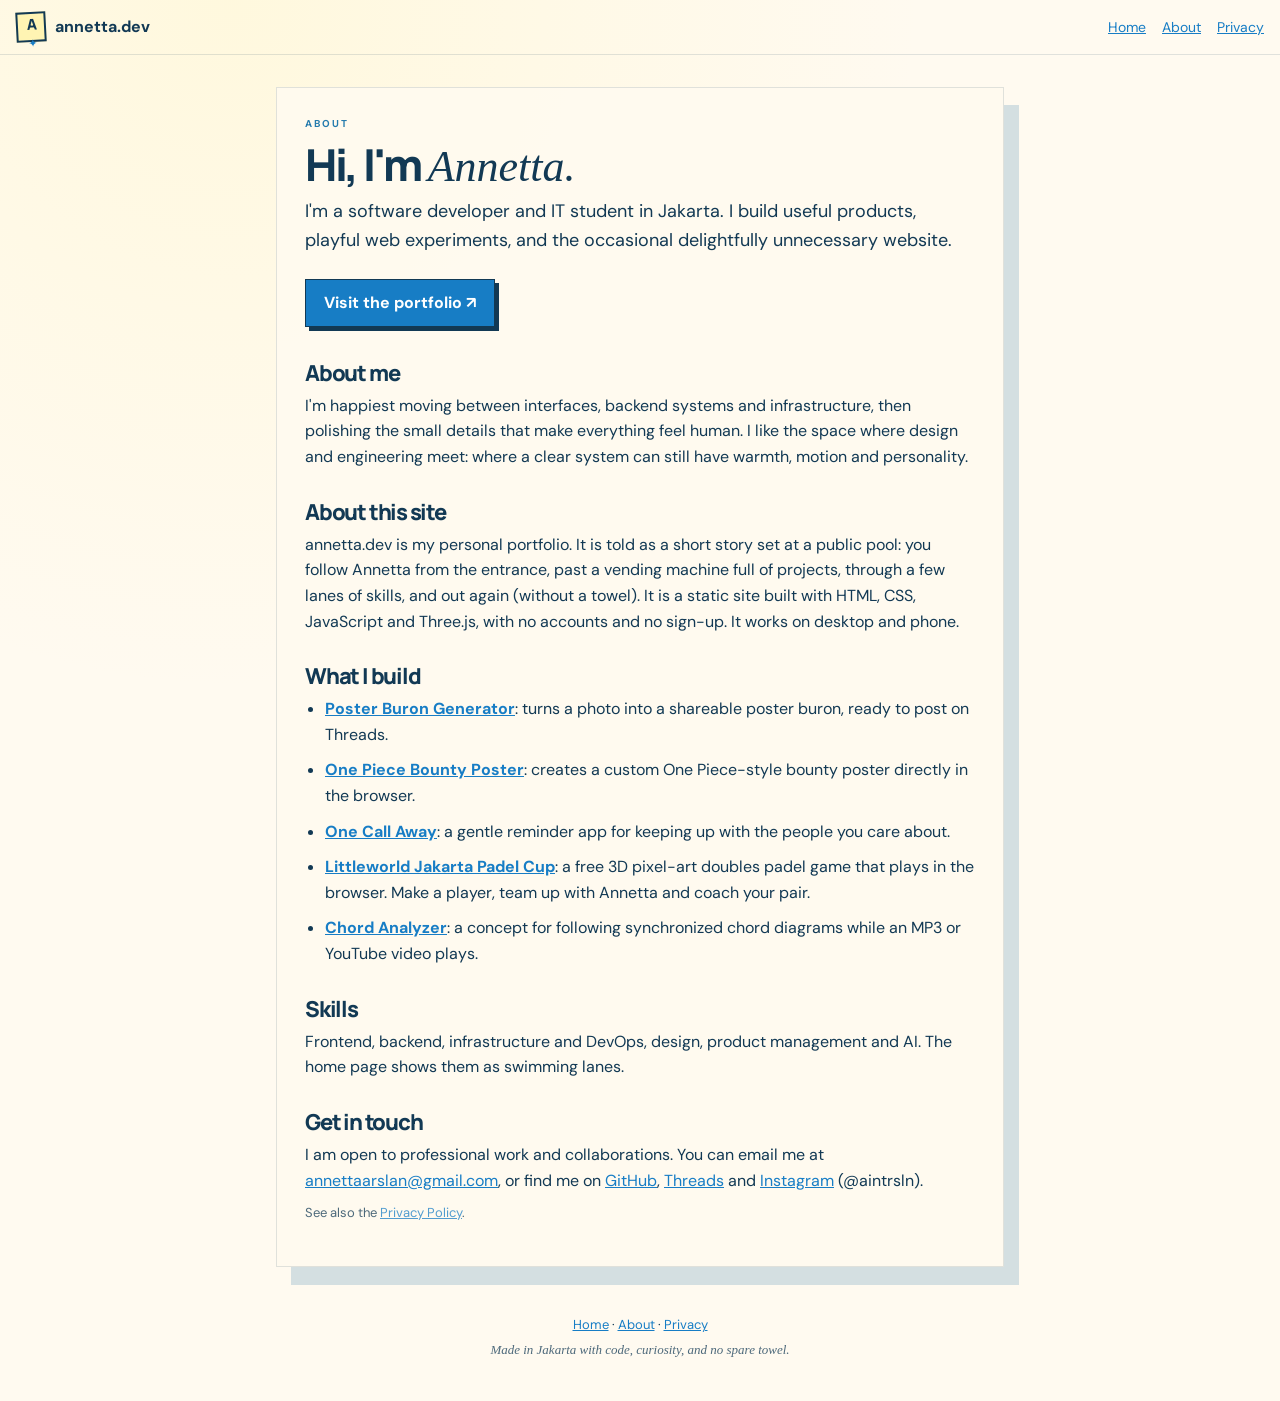
<file: about.html>
<!doctype html>
<html lang="en"><head><meta charset="utf-8">
<meta name="viewport" content="width=device-width,initial-scale=1">
<meta name="theme-color" content="#fffaf0">
<meta name="description" content="About Annetta, a software developer and IT student in Jakarta, and about annetta.dev: what the site is, what she builds, and how to get in touch.">
<title>About - Annetta</title>
<link rel="canonical" href="https://annetta.dev/about">
<link rel="icon" href="data:image/svg+xml,%3Csvg xmlns='http://www.w3.org/2000/svg' viewBox='0 0 32 32'%3E%3Crect x='2' y='2' width='28' height='28' fill='%23fff4b3' stroke='%23123954' stroke-width='3'/%3E%3Ctext x='7' y='23' font-family='Arial,sans-serif' font-weight='800' font-size='19' fill='%23123954'%3EA%3C/text%3E%3C/svg%3E">
<link rel="stylesheet" href="https://fonts.googleapis.com/css2?family=DM+Sans:wght@400;500;700&family=Manrope:wght@700;800&display=swap">
<link rel="stylesheet" href="/legal.css">
<script async src="https://pagead2.googlesyndication.com/pagead/js/adsbygoogle.js?client=ca-pub-1892803619624972" crossorigin="anonymous"></script>
</head><body>
<header class="top">
  <a class="logo" href="/"><b class="mark">A<i>&#10022;</i></b><span>annetta.dev</span></a>
  <nav><a href="/">Home</a><a href="about.html">About</a><a href="privacy.html">Privacy</a></nav>
</header>
<main>
<article>
  <p class="tag">About</p>
  <h1>Hi, I'm <em>Annetta.</em></h1>
  <p class="lede">I'm a software developer and IT student in Jakarta. I build useful products, playful web experiments, and the occasional delightfully unnecessary website.</p>
  <a class="cta" href="/">Visit the portfolio &#8599;</a>

  <h2>About me</h2>
  <p>I'm happiest moving between interfaces, backend systems and infrastructure, then polishing the small details that make everything feel human. I like the space where design and engineering meet: where a clear system can still have warmth, motion and personality.</p>

  <h2>About this site</h2>
  <p>annetta.dev is my personal portfolio. It is told as a short story set at a public pool: you follow Annetta from the entrance, past a vending machine full of projects, through a few lanes of skills, and out again (without a towel). It is a static site built with HTML, CSS, JavaScript and Three.js, with no accounts and no sign-up. It works on desktop and phone.</p>

  <h2>What I build</h2>
  <ul>
    <li><a href="https://posterburon.annetta.dev" rel="noopener noreferrer"><b>Poster Buron Generator</b></a>: turns a photo into a shareable poster buron, ready to post on Threads.</li>
    <li><a href="https://posteronepiece.annetta.dev" rel="noopener noreferrer"><b>One Piece Bounty Poster</b></a>: creates a custom One Piece-style bounty poster directly in the browser.</li>
    <li><a href="https://onecallaway.annetta.dev" rel="noopener noreferrer"><b>One Call Away</b></a>: a gentle reminder app for keeping up with the people you care about.</li>
    <li><a href="https://playpadel.annetta.dev" rel="noopener noreferrer"><b>Littleworld Jakarta Padel Cup</b></a>: a free 3D pixel-art doubles padel game that plays in the browser. Make a player, team up with Annetta and coach your pair.</li>
    <li><a href="https://chord.annetta.dev" rel="noopener noreferrer"><b>Chord Analyzer</b></a>: a concept for following synchronized chord diagrams while an MP3 or YouTube video plays.</li>
  </ul>

  <h2>Skills</h2>
  <p>Frontend, backend, infrastructure and DevOps, design, product management and AI. The home page shows them as swimming lanes.</p>

  <h2>Get in touch</h2>
  <p>I am open to professional work and collaborations. You can email me at <a id="mail" href="/">annetta.dev</a>, or find me on <a href="https://github.com/ant133" rel="noopener noreferrer">GitHub</a>, <a href="https://www.threads.com/@aintrsln" rel="noopener noreferrer">Threads</a> and <a href="https://www.instagram.com/aintrsln/" rel="noopener noreferrer">Instagram</a> (@aintrsln).</p>
  <p class="meta">See also the <a href="privacy.html">Privacy Policy</a>.</p>
</article>
</main>
<footer>
  <p><a href="/">Home</a> &middot; <a href="about.html">About</a> &middot; <a href="privacy.html">Privacy</a></p>
  <p class="it">Made in Jakarta with code, curiosity, and no spare towel.</p>
</footer>
<script>(function(){var a=document.getElementById('mail'),m=['annettaarslan','gmail.com'].join('@');a.href='mailto:'+m;a.textContent=m;})()</script>
</body></html>
</file>
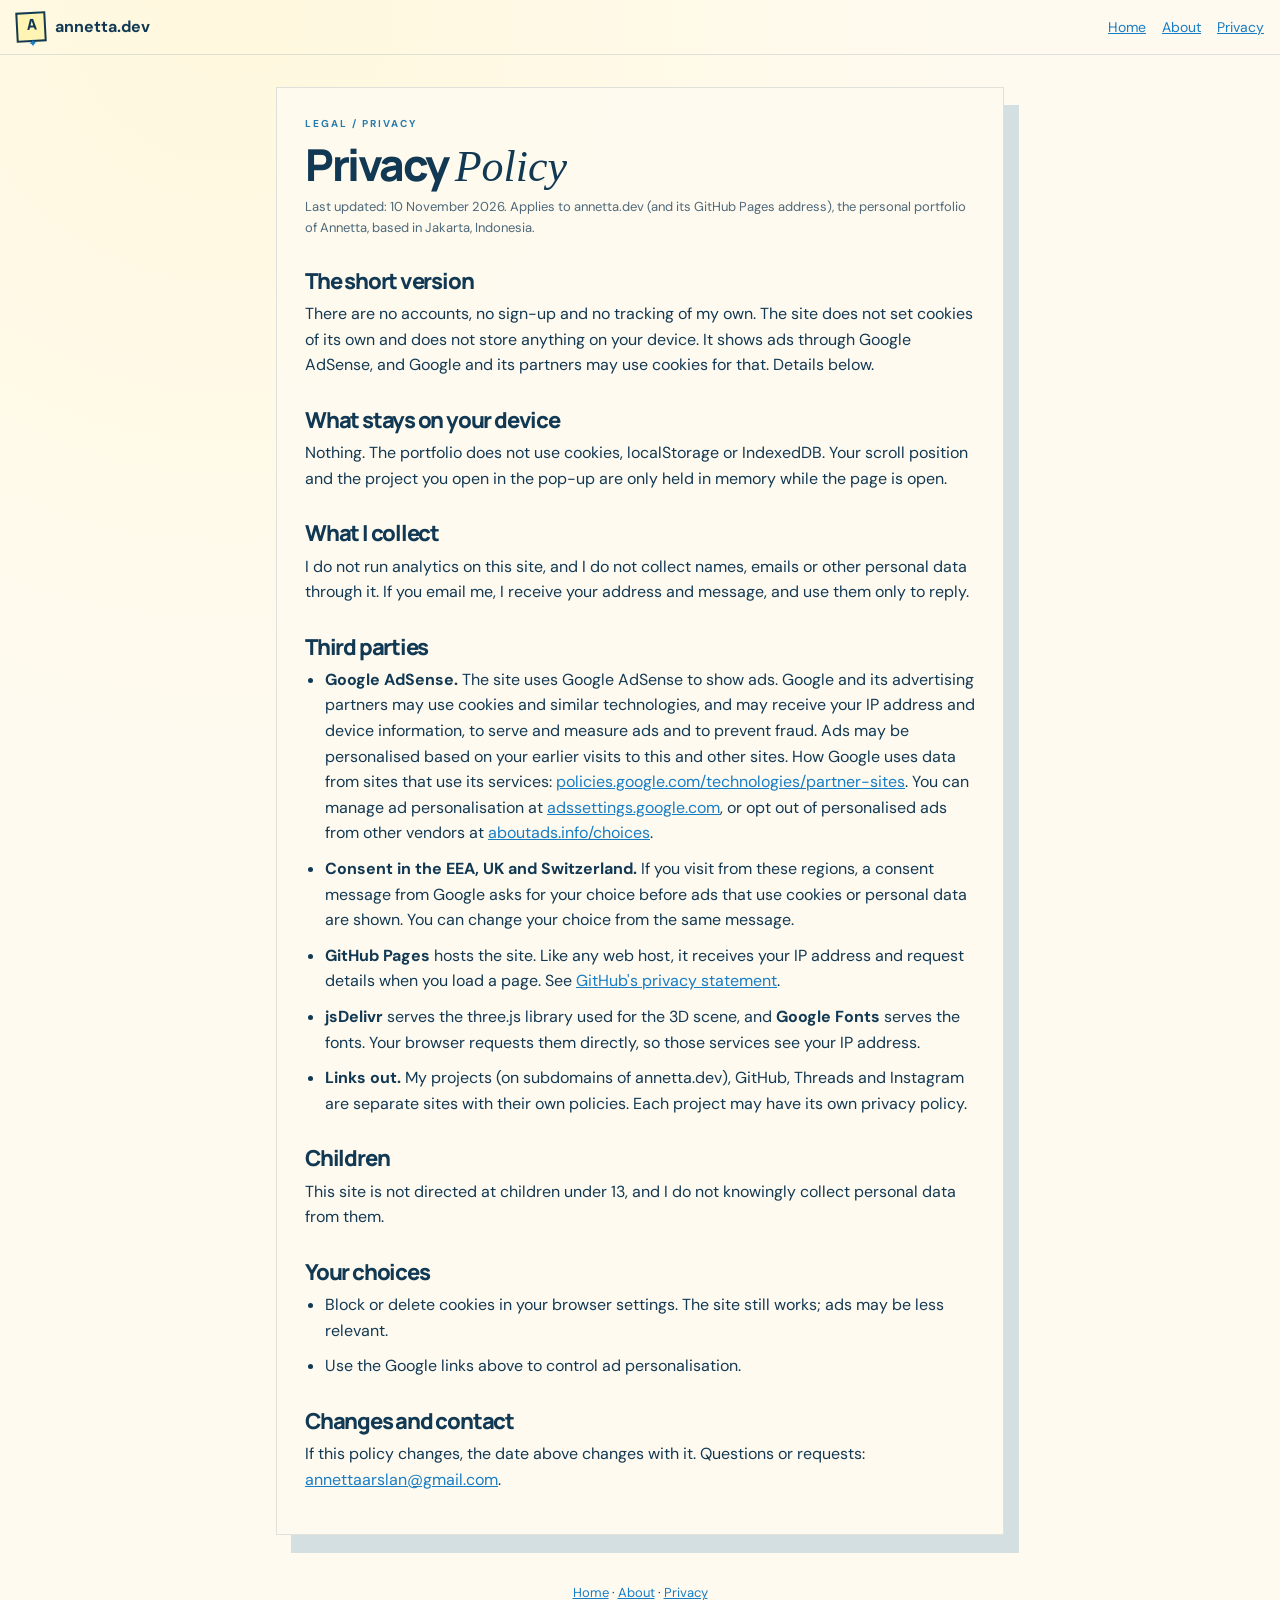
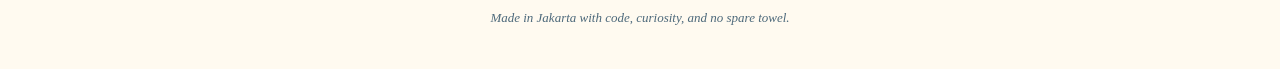
<file: privacy.html>
<!doctype html>
<html lang="en"><head><meta charset="utf-8">
<meta name="viewport" content="width=device-width,initial-scale=1">
<meta name="theme-color" content="#fffaf0">
<meta name="description" content="Privacy Policy for annetta.dev, the portfolio of Annetta: what the site stores, which third parties are involved, and how Google AdSense uses cookies.">
<title>Privacy Policy - Annetta</title>
<link rel="canonical" href="https://annetta.dev/privacy">
<link rel="icon" href="data:image/svg+xml,%3Csvg xmlns='http://www.w3.org/2000/svg' viewBox='0 0 32 32'%3E%3Crect x='2' y='2' width='28' height='28' fill='%23fff4b3' stroke='%23123954' stroke-width='3'/%3E%3Ctext x='7' y='23' font-family='Arial,sans-serif' font-weight='800' font-size='19' fill='%23123954'%3EA%3C/text%3E%3C/svg%3E">
<link rel="stylesheet" href="https://fonts.googleapis.com/css2?family=DM+Sans:wght@400;500;700&family=Manrope:wght@700;800&display=swap">
<link rel="stylesheet" href="/legal.css">
<script async src="https://pagead2.googlesyndication.com/pagead/js/adsbygoogle.js?client=ca-pub-1892803619624972" crossorigin="anonymous"></script>
</head><body>
<header class="top">
  <a class="logo" href="/"><b class="mark">A<i>&#10022;</i></b><span>annetta.dev</span></a>
  <nav><a href="/">Home</a><a href="about.html">About</a><a href="privacy.html">Privacy</a></nav>
</header>
<main>
<article>
  <p class="tag">Legal / Privacy</p>
  <h1>Privacy <em>Policy</em></h1>
  <p class="meta">Last updated: 10 November 2026. Applies to annetta.dev (and its GitHub Pages address), the personal portfolio of Annetta, based in Jakarta, Indonesia.</p>

  <h2>The short version</h2>
  <p>There are no accounts, no sign-up and no tracking of my own. The site does not set cookies of its own and does not store anything on your device. It shows ads through Google AdSense, and Google and its partners may use cookies for that. Details below.</p>

  <h2>What stays on your device</h2>
  <p>Nothing. The portfolio does not use cookies, localStorage or IndexedDB. Your scroll position and the project you open in the pop-up are only held in memory while the page is open.</p>

  <h2>What I collect</h2>
  <p>I do not run analytics on this site, and I do not collect names, emails or other personal data through it. If you email me, I receive your address and message, and use them only to reply.</p>

  <h2>Third parties</h2>
  <ul>
    <li><b>Google AdSense.</b> The site uses Google AdSense to show ads. Google and its advertising partners may use cookies and similar technologies, and may receive your IP address and device information, to serve and measure ads and to prevent fraud. Ads may be personalised based on your earlier visits to this and other sites. How Google uses data from sites that use its services: <a href="https://policies.google.com/technologies/partner-sites" rel="noopener noreferrer">policies.google.com/technologies/partner-sites</a>. You can manage ad personalisation at <a href="https://adssettings.google.com/" rel="noopener noreferrer">adssettings.google.com</a>, or opt out of personalised ads from other vendors at <a href="https://www.aboutads.info/choices/" rel="noopener noreferrer">aboutads.info/choices</a>.</li>
    <li><b>Consent in the EEA, UK and Switzerland.</b> If you visit from these regions, a consent message from Google asks for your choice before ads that use cookies or personal data are shown. You can change your choice from the same message.</li>
    <li><b>GitHub Pages</b> hosts the site. Like any web host, it receives your IP address and request details when you load a page. See <a href="https://docs.github.com/en/site-policy/privacy-policies/github-general-privacy-statement" rel="noopener noreferrer">GitHub's privacy statement</a>.</li>
    <li><b>jsDelivr</b> serves the three.js library used for the 3D scene, and <b>Google Fonts</b> serves the fonts. Your browser requests them directly, so those services see your IP address.</li>
    <li><b>Links out.</b> My projects (on subdomains of annetta.dev), GitHub, Threads and Instagram are separate sites with their own policies. Each project may have its own privacy policy.</li>
  </ul>

  <h2>Children</h2>
  <p>This site is not directed at children under 13, and I do not knowingly collect personal data from them.</p>

  <h2>Your choices</h2>
  <ul>
    <li>Block or delete cookies in your browser settings. The site still works; ads may be less relevant.</li>
    <li>Use the Google links above to control ad personalisation.</li>
  </ul>

  <h2>Changes and contact</h2>
  <p>If this policy changes, the date above changes with it. Questions or requests: <a id="mail" href="/">contact me through annetta.dev</a>.</p>
</article>
</main>
<footer>
  <p><a href="/">Home</a> &middot; <a href="about.html">About</a> &middot; <a href="privacy.html">Privacy</a></p>
  <p class="it">Made in Jakarta with code, curiosity, and no spare towel.</p>
</footer>
<script>(function(){var a=document.getElementById('mail'),m=['annettaarslan','gmail.com'].join('@');a.href='mailto:'+m;a.textContent=m;})()</script>
</body></html>
</file>
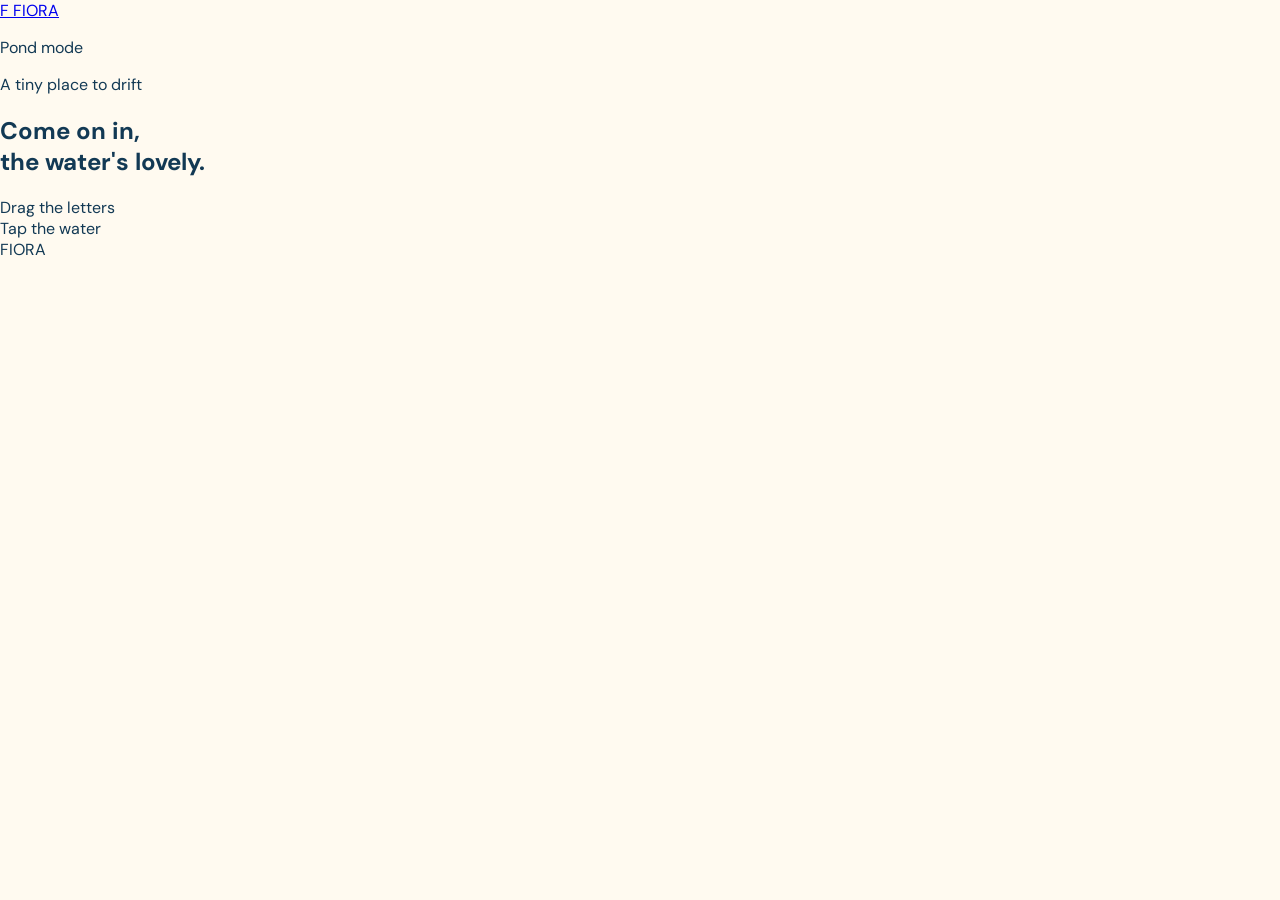
<file: sample.html>
<!doctype html>
<html lang="en">
  <head>
    <meta charset="UTF-8" />
    <meta name="viewport" content="width=device-width, initial-scale=1.0" />
    <meta name="theme-color" content="#d7eef0" />
    <title>FIORA — A little pond to play with</title>
    <link rel="preconnect" href="https://cdn.jsdelivr.net" crossorigin />
    <link rel="stylesheet" href="./styles.css" />
  </head>
  <body>
    <main id="scene" aria-label="An interactive 3D pond with colorful floating letters spelling FIORA">
      <div class="grain" aria-hidden="true"></div>
      <header class="masthead">
        <a class="brand" href="#" aria-label="Fiora home">
          <span class="brand-mark">F</span>
          <span>FIORA</span>
        </a>
        <p class="sound-status"><span class="sound-dot"></span> Pond mode</p>
      </header>

      <section class="intro" aria-hidden="true">
        <p class="eyebrow">A tiny place to drift</p>
        <h1>Come on in,<br />the water's lovely.</h1>
      </section>

      <div id="canvas-wrap"></div>

      <div class="hint" aria-hidden="true">
        <span class="mouse-icon"><i></i></span>
        <span>Drag the letters<br />Tap the water</span>
      </div>

      <div class="loading" id="loading" role="status">
        <div class="loading-word">FIORA</div>
        <div class="loading-line"><i></i></div>
      </div>

      <noscript>This interactive pond needs JavaScript enabled.</noscript>
    </main>
    <script type="module" src="./main.js"></script>
  </body>
</html>
</file>
<file: legal.css>
/* Static pages beside the game (about, privacy). annetta.dev look: cream, ink, hard offset shadow, square corners. */
:root{--ink:#123954;--blue:#177dc5;--cream:#fffaf0;--hl:#fff4b3;--hair:#12395421;--head:Manrope,system-ui,-apple-system,"Segoe UI",sans-serif;--body:"DM Sans",system-ui,-apple-system,"Segoe UI",sans-serif}
*{box-sizing:border-box}
html,body{margin:0;background:var(--cream) radial-gradient(circle at 18% 0,#fff4b34d,transparent 40%);color:var(--ink);font:16px/1.6 var(--body);-webkit-text-size-adjust:100%}
a{color:var(--blue)}
.top{display:flex;align-items:center;gap:14px;padding:12px 16px;border-bottom:1px solid var(--hair)}
.top a.logo{display:flex;align-items:center;gap:9px;text-decoration:none;color:var(--ink);font-weight:700}
.mark{display:grid;place-items:center;width:30px;height:30px;border:2px solid var(--ink);font:800 15px var(--head);letter-spacing:-.06em;background:var(--hl);transform:rotate(-3deg)}
.mark i{font-style:normal;color:var(--blue);font-size:11px;margin-left:1px}
.top nav{margin-left:auto;display:flex;gap:16px;font-size:14px}
main{max-width:760px;margin:32px auto 48px;padding:0 16px}
article{background:#fffaf0f0;border:1px solid var(--hair);box-shadow:15px 18px 0 #1264992e;padding:28px 28px 32px}
.tag{font-size:10px;font-weight:700;letter-spacing:.2em;text-transform:uppercase;color:#257bad;margin:0 0 8px}
h1,h2,h3{font-family:var(--head);font-weight:800;letter-spacing:-.055em;line-height:1.1;margin:0}
h1{font-size:clamp(30px,6vw,44px);margin-bottom:6px}
h1 em,.it{font-family:Georgia,serif;font-style:italic;font-weight:400;letter-spacing:0}
h2{font-size:22px;margin:30px 0 8px}
h3{font-size:16px;margin:18px 0 4px;letter-spacing:-.03em}
p,li{margin:0 0 10px}
ul{padding-left:20px;margin:0 0 10px}
.lede{font-size:18px;margin-bottom:18px}
table{border-collapse:collapse;width:100%;margin:8px 0 14px;font-size:14px}
th,td{border:1px solid var(--hair);padding:6px 10px;text-align:left;vertical-align:top}
th{background:var(--hl)}
kbd{font:600 12px ui-monospace,Consolas,monospace;border:1px solid var(--ink);padding:0 5px;background:var(--cream)}
.cta{display:inline-block;margin:6px 0 4px;padding:10px 18px;border:1px solid var(--ink);background:var(--blue);color:#fff;font-weight:700;text-decoration:none;box-shadow:4px 4px 0 var(--ink)}
.cta:active{transform:translate(2px,2px);box-shadow:2px 2px 0 var(--ink)}
.meta{font-size:13px;opacity:.75}
footer{max-width:760px;margin:0 auto 40px;padding:0 16px;font-size:13px;text-align:center}
footer p{margin:4px 0}
footer .it{opacity:.75}
@media(max-width:520px){article{padding:20px 16px 24px;box-shadow:8px 10px 0 #1264992e}.top nav{gap:10px;font-size:13px}}
</file>
<file: styles.css>
@import url('https://fonts.googleapis.com/css2?family=DM+Sans:wght@400;500;600;700&family=Manrope:wght@500;600;700;800&display=swap');
:root{--ink:#123954;--blue:#177dc5;--cream:#fffaf0;--hero-p:0;--about-p:0;color-scheme:light;font-family:'DM Sans',sans-serif;color:var(--ink);background:var(--cream)}*{box-sizing:border-box}html{scroll-behavior:smooth}body{margin:0;overflow-x:hidden;background:var(--cream)}button,a{font:inherit}button{color:inherit}.visually-hidden{position:absolute!important;width:1px;height:1px;padding:0;margin:-1px;overflow:hidden;clip:rect(0 0 0 0);white-space:nowrap;border:0}.skip-link{position:fixed;z-index:100;top:8px;left:8px;padding:12px 18px;background:white;transform:translateY(-150%)}.skip-link:focus{transform:none}
.loader{position:fixed;inset:0;z-index:90;display:grid;place-content:center;justify-items:center;gap:18px;background:#c9edf2;transition:.5s opacity,.5s visibility}.loader.hidden{opacity:0;visibility:hidden}.loader p{margin:0;font-size:12px;letter-spacing:.12em;text-transform:uppercase}.admission-ticket{width:210px;padding:16px 22px;display:grid;gap:7px;text-align:center;background:#fff9de;border:2px solid var(--ink);border-radius:8px;box-shadow:8px 8px 0 #12395426;animation:float 2s ease-in-out infinite}.admission-ticket strong{font:800 26px Manrope;letter-spacing:.13em}.admission-ticket span,.admission-ticket small{font-size:9px;letter-spacing:.24em}.text-button{border:0;background:none;text-decoration:underline;cursor:pointer}
.site-nav{position:fixed;z-index:40;top:14px;left:50%;width:min(620px,calc(100% - 28px));padding:8px 10px 8px 16px;display:flex;justify-content:space-between;align-items:center;border:1px solid #12395429;border-radius:100px;background:#fffaf0e0;box-shadow:0 8px 30px #1239541a;backdrop-filter:blur(14px);transform:translate(-50%,-140%);transition:.45s transform}.site-nav.visible{transform:translate(-50%,0)}.nav-brand{font:800 18px Manrope!important}.nav-brand span{color:#f39979}.site-nav nav{display:flex;gap:3px}.site-nav a{padding:9px 13px;border-radius:30px;color:var(--ink);font-size:12px;text-decoration:none}.site-nav nav a.active{background:var(--ink);color:white}
.hero{height:170vh;background:#71cce5}.hero-sticky{position:sticky;top:0;height:100vh;overflow:hidden}#canvas-wrap,#canvas-wrap canvas,.hero-fallback,.tile-handoff{position:absolute;inset:0;width:100%;height:100%}#canvas-wrap{z-index:2}.hero-fallback{display:grid;place-items:center;background:radial-gradient(circle at 68% 14%,#ffffffa6,transparent 23%),repeating-radial-gradient(ellipse at 50% 55%,transparent 0 34px,#ffffff2e 36px 38px,transparent 40px 72px),linear-gradient(145deg,#81d6e8,#51b4d8);transition:.5s opacity}.hero-fallback.webgl-ready{opacity:0}.fallback-word{font:800 clamp(45px,12vw,160px) Manrope;color:#fff;text-shadow:0 12px 0 #13699c2e;letter-spacing:.05em}.hero-copy{position:absolute;z-index:5;left:clamp(18px,3.5vw,64px);top:clamp(76px,8vh,96px);width:min(380px,calc(100% - 36px));padding:20px 22px 18px 25px;border:1.5px solid var(--ink);border-radius:2px;background:#fffaf0f2;box-shadow:8px 8px 0 #177dc547;color:var(--ink);transform:rotate(-1deg);opacity:calc(1 - var(--hero-p)*2.5)}.hero-copy::before{content:"";position:absolute;left:10px;top:18px;bottom:18px;width:2px;background:#f07d66b8}.hero-copy::after{content:"";position:absolute;top:-9px;right:34px;width:72px;height:18px;background:#f4d875c9;box-shadow:inset 0 0 0 1px #fff6;transform:rotate(2deg)}.hero-copy h1{position:absolute;width:1px;height:1px;padding:0;overflow:hidden;clip:rect(0,0,0,0);white-space:nowrap;border:0}.hero-copy p{margin:0}.hero-time{display:flex;align-items:center;gap:9px;flex-wrap:wrap;color:#315e75;font-size:9px;font-weight:750;letter-spacing:.17em;text-transform:uppercase}.hero-time span{padding:3px 6px;background:#f07d66;color:#fffaf0;font-size:8px;letter-spacing:.14em}.hero-role{max-width:34ch;margin:11px 0 0!important;color:var(--ink);font-size:clamp(14px,1.1vw,16px);font-weight:650;line-height:1.5}.hero-plan{margin:11px 0 0!important;padding-top:9px;border-top:1px dashed #12395445;color:#257bad;font:italic 400 clamp(13px,1vw,15px)/1.45 Georgia,serif}.skip-intro{position:absolute;z-index:7;right:28px;top:26px;min-height:44px;padding:10px 15px;border:1px solid #ffffff80;border-radius:30px;background:#0e5e8a8c;color:#fff;cursor:pointer}.scroll-cue{position:absolute;z-index:6;bottom:28px;left:50%;display:flex;align-items:center;gap:10px;transform:translateX(-50%);color:#fff;font-size:10px;letter-spacing:.15em;text-transform:uppercase;opacity:calc(1 - var(--hero-p)*3)}.scroll-cue span{width:1px;height:32px;background:white;animation:scroll 1.7s ease-in-out infinite}.tile-handoff{z-index:4;pointer-events:none;background-color:#f8f1df;background-image:linear-gradient(90deg,#ffffff80 1px,transparent 1px),linear-gradient(#ffffff80 1px,transparent 1px),linear-gradient(135deg,#287fc5 25%,#8dc3ec 25% 50%,#f8f1df 50% 75%,#4fa7d9 75%);background-size:72px 72px,72px 72px,288px 288px;opacity:clamp(0,calc((var(--hero-p) - .74)*5),1);transform:perspective(900px) rotateX(calc((1 - var(--hero-p))*28deg)) scale(calc(.78 + var(--hero-p)*.22));transform-origin:center bottom}
.tile-world{background-color:#f8f1df;background-image:linear-gradient(90deg,#ffffff94 2px,transparent 2px),linear-gradient(#ffffff94 2px,transparent 2px),linear-gradient(135deg,#287fc5 25%,#8dc3ec 25% 50%,#f8f1df 50% 75%,#4fa7d9 75%);background-size:72px 72px,72px 72px,288px 288px}.about{position:relative;min-height:100vh;display:grid;place-items:center;overflow:hidden;scroll-margin-top:84px}.about:before{content:'';position:absolute;inset:0;background:#fffaf01f}.about-card{position:relative;z-index:3;width:min(720px,calc(100% - 44px));padding:clamp(28px,5vw,64px);background:#fffaf0f0;border:1px solid #12395421;box-shadow:15px 18px 0 #1264992e;clip-path:inset(0 calc((1 - var(--about-p))*100%) 0 0);transform:translateY(2vh)}.section-tag{margin:0 0 22px;font-size:10px;font-weight:700;letter-spacing:.2em;text-transform:uppercase;color:#257bad}.section-tag.light{color:#fff4b3}.about h2,.section-heading h2{margin:0 0 25px;font:700 clamp(36px,5.5vw,72px)/1.02 Manrope;letter-spacing:-.055em}.about h2 em,.section-heading h2 em{font-family:Georgia,serif;font-weight:400;color:#268cc2}.about-card>p{font-size:clamp(15px,1.5vw,19px);line-height:1.72}.about-meta{display:flex;gap:25px;padding-top:22px;border-top:1px solid #12395426;font-size:12px}.walk-sprite{position:absolute;z-index:12;left:0;top:clamp(48px,8vh,84px);height:min(50vh,420px);width:auto;opacity:0;filter:drop-shadow(10px 14px 2px #12395421);transform:translate3d(var(--walker-x,-50%),0,0) translateX(-50%);transition:opacity .16s ease;pointer-events:none}.walk-sprite.ready.active{opacity:1}.depth-mark{position:absolute;right:5%;bottom:5%;padding:8px 13px;background:#fff9e9;border:2px solid var(--blue);font-weight:800;transform:rotate(-3deg)}
.projects{position:relative;min-height:100vh;overflow:hidden;background:#223c5b;color:#fff}.vending-bg{position:absolute;inset:0;background-position:center;background-size:cover;background-repeat:no-repeat;filter:saturate(.82) brightness(.68)}.vending-bg:after{content:'';position:absolute;inset:0;background:linear-gradient(90deg,#0d1d30c2,transparent 52%,#0d1d3033)}.project-heading{position:absolute;z-index:4;left:67%;right:4%;top:19%;width:auto}.project-heading h2{margin:0;font:700 clamp(42px,6vw,82px)/.95 Manrope;letter-spacing:-.06em}.project-heading>p:last-child{max-width:360px;line-height:1.6;color:#d7e7ef}.vending-character{position:absolute;z-index:5;left:calc(48% + 40px);bottom:-7%;height:min(85vh,880px);width:auto;filter:drop-shadow(16px 20px 18px #09142173);transform:translateX(-50%);animation:characterIdle 4s ease-in-out infinite}.machine-wrap{position:absolute;z-index:3;left:31%;bottom:-4%;height:min(91vh,940px);aspect-ratio:1086/1448;transform:translateX(-50%)}.machine-img{position:absolute;width:100%;height:100%;object-fit:contain;filter:drop-shadow(15px 22px 20px #09142180)}.product-grid{position:absolute;z-index:4;inset:0;width:100%;height:100%}.product-item{min-width:0}.product{width:100%;height:100%;border:1px solid transparent;border-radius:45% 45% 24% 24%;background:transparent;cursor:pointer;transition:.25s transform,.25s background,.25s border-color,.25s box-shadow}.product:hover,.product:focus-visible{transform:translateY(-4px) scale(1.04);border-color:#fff9;background:linear-gradient(110deg,#ffffff0a 20%,#ffffff4f 48%,#ffffff08 70%);box-shadow:0 0 18px #b8f1ff99;outline:none}.product:active{transform:translateY(1px) scale(.98)}.machine-tip{position:absolute;z-index:4;left:31%;top:9%;font-size:11px;letter-spacing:.15em;text-transform:uppercase;color:#ffebb1;transform:translateX(-50%)}
.paper-world{position:relative;background-color:var(--cream);background-image:radial-gradient(circle at 13% 25%,#35afd11f 0 2px,transparent 3px),radial-gradient(circle at 88% 68%,#35afd11a 0 3px,transparent 4px)}.skills{min-height:110vh;padding:clamp(90px,12vw,160px) 7%;overflow:hidden}.section-heading{max-width:770px;margin-bottom:70px}.skill-list{position:relative;z-index:2;max-width:1050px;margin:auto}.skill-row{display:grid;grid-template-columns:minmax(175px,260px) 1fr 82px;align-items:center;gap:22px;padding:18px 0;border-bottom:1px solid #12395424}.skill-name{display:flex;align-items:center;gap:15px}.skill-name span{font-size:10px;color:#5b849b}.skill-name strong{font-size:15px}.lane{position:relative;height:46px;overflow:hidden;border:2px solid #b8d7df;border-radius:100px;background:repeating-linear-gradient(90deg,#fffdf8 0 18px,#499cb814 19px 20px)}.lane:before,.lane:after{content:'';position:absolute;inset:-5px auto -5px -2px;width:8px;border-radius:50%;background:#f2cf4e;box-shadow:0 8px #fff,0 16px #4f9dcc,0 24px #fff}.lane:after{left:auto;right:-2px}.skill-row:hover .lane,.skill-row:focus-visible .lane{box-shadow:0 0 0 5px #53bed821}.floatie{position:absolute;border:22px solid #ef8f9d;border-radius:50%;width:130px;height:130px;opacity:.35}.floatie-a{right:-35px;top:18%;transform:rotateX(60deg)}.floatie-b{left:-60px;bottom:4%;border-color:#68c6df}
.contact{min-height:100vh;display:flex;flex-direction:column;align-items:center;justify-content:center;gap:30px;overflow:hidden;padding:100px 24px}.sunset{position:absolute;inset:0;background:radial-gradient(circle at 50% 28%,#ffd46f61,transparent 34%),linear-gradient(transparent 65%,#ffc5632e)}.closing-sign{position:relative;padding:34px 55px 40px;text-align:center;background:#f8f5df;border:8px solid #287bb0;box-shadow:0 8px 0 #164b74,0 24px 45px #2d505b2e;transform:rotate(-1deg)}.closing-sign:before,.closing-sign:after{content:'';position:absolute;bottom:100%;width:2px;height:90px;background:#466e7b}.closing-sign:before{left:24%}.closing-sign:after{right:24%}.closing-sign p{margin:0 0 14px;font-size:11px;font-weight:800;letter-spacing:.3em;color:#f07d66}.closing-sign h2{margin:0;font:800 clamp(42px,7vw,86px)/.88 Manrope;letter-spacing:-.05em}.closing-sign span{display:block;margin-top:20px;font-size:10px;letter-spacing:.18em;text-transform:uppercase}.email-exit{position:relative;display:flex;gap:28px;align-items:center;padding:18px 26px;border-radius:5px;background:#e8ffd8;color:#27542a;box-shadow:0 0 25px #89e26459,inset 0 0 12px #fff;font-weight:700;text-decoration:none}footer{min-height:90px;padding:28px 5%;display:flex;justify-content:center;gap:35px;align-items:center;flex-wrap:wrap;background:#123954;color:#d9edf0;font-size:11px;letter-spacing:.08em}footer a{color:inherit}
.project-modal{width:min(850px,calc(100% - 32px));max-height:90vh;padding:22px;border:0;border-radius:20px;background:#fffaf0;color:var(--ink);box-shadow:0 30px 100px #071d2d80;overflow:auto}.project-modal::backdrop{background:#07192ab8;backdrop-filter:blur(9px)}.modal-close{position:absolute;z-index:2;right:31px;top:31px;width:38px;height:38px;border:0;border-radius:50%;background:white;font-size:25px;cursor:pointer}.browser-frame{border:1px solid #b9cad0;border-radius:12px;overflow:hidden}.browser-bar{height:38px;display:flex;align-items:center;gap:6px;padding:0 13px;background:#eaf0ef}.browser-bar i{width:8px;height:8px;border-radius:50%;background:#ef8c7c}.browser-bar i:nth-child(2){background:#eac862}.browser-bar i:nth-child(3){background:#79bd8c}.browser-bar span{width:48%;height:15px;margin-left:9px;border-radius:8px;background:white}.project-preview{min-height:280px;display:grid;place-content:center;justify-items:center;gap:7px;padding:30px;text-align:center;color:white;background:radial-gradient(circle at 70% 10%,#ffffff66,transparent 28%),var(--project-color)}.project-preview span{font:800 clamp(45px,10vw,110px) Manrope;opacity:.28}.project-preview strong{font:700 clamp(23px,4vw,42px) Manrope}.modal-copy{display:flex;justify-content:space-between;align-items:end;gap:20px;margin-top:24px}.modal-label{margin:0;font-size:10px;text-transform:uppercase;letter-spacing:.18em}.modal-copy h2{margin:5px 0 0;font:700 clamp(27px,4vw,44px)/1 Manrope}.status-badge{padding:7px 12px;border-radius:20px;background:#d9f2de;color:#226137;font-size:11px;font-weight:800}.status-badge.wip{background:#fff0bb;color:#755b00}.project-facts{display:grid;grid-template-columns:repeat(3,1fr);margin:24px 0}.project-facts div{padding:15px;border-left:1px solid #d7dedc}.project-facts dt{font-size:9px;text-transform:uppercase;letter-spacing:.15em}.project-facts dd{margin:7px 0 0;font-weight:600}.visit-project{display:inline-flex;gap:25px;padding:13px 18px;border-radius:5px;background:var(--ink);color:white;text-decoration:none}
@keyframes float{50%{transform:translateY(-8px) rotate(1deg)}}@keyframes scroll{50%{transform:scaleY(.35);transform-origin:bottom}}
@media(max-width:850px){.hero{height:150vh}.tile-handoff,.tile-world{background-size:52px 52px,52px 52px,208px 208px}.about{padding:70px 0}.about-card{margin-top:-80px}.about-meta{flex-direction:column;gap:9px}.skills{padding-inline:24px}.skill-row{gap:10px}.skill-name{grid-column:1/-1}.project-facts{grid-template-columns:1fr}.project-facts div{border-left:0;border-top:1px solid #d7dedc}.site-nav a{padding:8px 9px}.nav-brand{display:none}.site-nav{justify-content:center}.closing-sign{padding:28px 24px}.email-exit{font-size:13px}.project-modal{height:calc(100dvh - 20px);max-height:none;width:calc(100% - 20px);margin:auto}}
@media(max-width:520px){.site-nav nav{width:100%;justify-content:space-around}.site-nav a{font-size:11px}.skill-row{padding:14px 0}.closing-sign h2{font-size:48px}footer{gap:16px 24px}}
@media(prefers-reduced-motion:reduce){html{scroll-behavior:auto}.admission-ticket,.scroll-cue span,.vending-character{animation:none}.hero{height:100vh}.hero-sticky{position:relative}.tile-handoff{display:none}.about-card{clip-path:none}}
.file-preview .hero{height:100vh}.file-preview .hero-sticky{position:relative}.file-preview .hero-fallback{z-index:2}.file-preview .tile-handoff{display:none}.file-preview .about-card{clip-path:none}

@keyframes characterIdle{50%{transform:translateX(-50%) translateY(-5px) rotate(.2deg)}}
@keyframes vendingGirlIdle{50%{transform:translateY(-5px) rotate(.2deg)}}

/* Interaction and final polish pass. */
#canvas-wrap canvas{touch-action:pan-y}
.return-walk{position:relative;overflow:hidden}
.return-walk>p{position:absolute;left:7%;top:12%;margin:0;font:400 clamp(28px,4vw,54px) Georgia,serif;font-style:italic;color:#268cc2}
#return-walk-sprite{position:absolute;left:calc(100% - var(--return-p)*115%);bottom:13%;height:min(48vh,390px);width:auto;opacity:0;transform:translateX(-50%) scaleX(-1);filter:drop-shadow(-10px 13px 2px #12395421)}
#return-walk-sprite.ready{opacity:1}
@media(max-width:850px){.return-walk{height:52vh;min-height:380px}#return-walk-sprite{height:38vh}}

.machine-wrap{transition:opacity .75s ease,margin-left .9s cubic-bezier(.2,.8,.2,1)}
.vending-character{transition:opacity .75s .14s ease,margin-left 1s .14s cubic-bezier(.2,.8,.2,1)}
.projects:not(.scene-entered) .machine-wrap{opacity:0;margin-left:-55px}
.projects:not(.scene-entered) .vending-character{opacity:0;margin-left:-75px}
.footer-socials{display:flex;align-items:center;gap:18px}.footer-socials span{opacity:.58;cursor:default}.footer-socials a{font-weight:700}

/* Front-facing public-pool corridor. */
.return-walk{height:66vh;min-height:480px;background:linear-gradient(180deg,#ccebf2 0 13%,transparent 13%),repeating-linear-gradient(0deg,transparent 0 61px,#a9d5df 62px 64px),repeating-linear-gradient(90deg,#eaf7f7 0 61px,#b9dce2 62px 64px);border-top:8px solid #317da6;border-bottom:10px solid #5b8da3}
.return-walk:before{content:'';position:absolute;z-index:1;left:0;right:0;bottom:0;height:27%;background:repeating-linear-gradient(90deg,#dcebee 0 84px,#c5dce1 85px 87px),linear-gradient(#dcebee,#b9d1d6);border-top:5px solid #84aeb9;box-shadow:inset 0 14px 28px #5c8c9c24}
.return-walk>p{z-index:3;top:9%;padding:10px 16px;background:#f7fcf8c9;border-radius:5px}.return-walk #return-walk-sprite{z-index:4;bottom:14%}
@media(max-width:520px){.skip-intro{top:20px;right:16px;padding:9px 12px;font-size:12px}.return-walk>p{left:4%;font-size:25px}.footer-socials{width:100%;justify-content:center;gap:12px;flex-wrap:wrap}}

.footer-socials{gap:9px}.footer-socials .social-logo{display:grid;place-items:center;width:36px;height:36px;border:1px solid #d9edf066;border-radius:50%;color:#d9edf0;opacity:1;transition:transform .2s ease,background .2s ease,border-color .2s ease}.footer-socials a.social-logo{text-decoration:none}.footer-socials span.social-logo{opacity:.62}.footer-socials .social-logo svg{width:18px;height:18px;fill:none;stroke:currentColor;stroke-width:1.8;stroke-linecap:round;stroke-linejoin:round}.footer-socials .social-logo svg .fill{fill:currentColor;stroke:none}.footer-socials a.social-logo:hover,.footer-socials a.social-logo:focus-visible{transform:translateY(-3px);background:#d9edf01f;border-color:#d9edf0;outline:none}.footer-socials span.social-logo{cursor:default}

/* Polish system: calm hierarchy, tactile controls, and shared pool materials. */
body{-webkit-font-smoothing:antialiased;text-rendering:optimizeLegibility}.section-heading h2,.about h2,.project-heading h2,.closing-sign h2{text-wrap:balance}.about-card>p,.project-heading>p:last-child{max-width:62ch}.about-card{border-radius:2px;box-shadow:15px 18px 0 #12649924,0 24px 65px #12395414;backdrop-filter:blur(7px)}.about-card:after{content:'';position:absolute;inset:9px;border:1px solid #ffffff8c;pointer-events:none}.section-tag{letter-spacing:.23em}.project-heading>p:last-child{font-size:clamp(14px,1.25vw,18px)}
.site-nav a,.skip-intro,.email-exit,.visit-project,.product{transition-timing-function:cubic-bezier(.2,.8,.2,1)}.site-nav a:active,.skip-intro:active,.email-exit:active,.visit-project:active{transform:scale(.96)}.email-exit{transition:transform .25s ease,box-shadow .25s ease}.email-exit:hover,.email-exit:focus-visible{transform:translateY(-3px);box-shadow:0 0 34px #89e26473,inset 0 0 15px #fff;outline:2px solid #4a9850;outline-offset:4px}.product:focus-visible{outline:3px solid #fff;outline-offset:3px}.project-modal{border:1px solid #ffffff8c}.browser-frame{box-shadow:0 12px 35px #1239541a}.skill-row{transition:background .25s ease,padding .25s ease}.skill-row:hover,.skill-row:focus-visible{padding-inline:12px;background:#7ad3de0d;outline:none}.closing-sign{background:linear-gradient(145deg,#fffdf2,#f1edd8);box-shadow:0 8px 0 #164b74,0 28px 55px #2d505b30,inset 0 0 0 2px #ffffffb8}
.paper-world:after{content:'';position:absolute;right:7%;top:16%;width:52px;height:18px;border:1px solid #4ab4d022;border-radius:50%;transform:rotate(-8deg);pointer-events:none}.contact.paper-world:after{width:90px;height:28px;top:70%;right:12%;border-color:#4ab4d02b}.return-walk>p{line-height:1.08;letter-spacing:-.02em}
@media(max-width:850px){.hero-copy{top:76px;left:20px}.about-card>p{line-height:1.62}.section-heading h2,.about h2{font-size:clamp(34px,9vw,58px)}.skill-row:hover,.skill-row:focus-visible{padding-inline:6px}}
@media(prefers-reduced-motion:reduce){.email-exit,.skill-row,.site-nav a{transition:none}.paper-world:after{display:none}}

.return-walk>p{left:39%;top:8%;max-width:52%;font-size:clamp(27px,3.2vw,46px);white-space:nowrap}
@media(max-width:850px){.return-walk>p{left:38%;max-width:59%;font-size:clamp(24px,5vw,38px);white-space:normal}}
@media(max-width:520px){.return-walk>p{left:34%;max-width:63%;font-size:25px}}

.surface-ripple{position:absolute;z-index:8;width:20px;height:8px;border:1px solid #42b8d69c;border-radius:50%;pointer-events:none;transform:translate(-50%,-50%) scale(.2);animation:surfaceRipple .85s ease-out forwards}.paper-world>.surface-ripple{z-index:1}@keyframes surfaceRipple{to{opacity:0;transform:translate(-50%,-50%) scale(5)}}
@media(prefers-reduced-motion:reduce){.surface-ripple{display:none}}

/* Copy-led transitions connect the skills, corridor gag, and closing scene. */
.skills-intro{max-width:610px;margin:0;font-size:clamp(15px,1.35vw,18px);line-height:1.7;color:#4b7185}
.laps-end{position:relative;z-index:2;max-width:1050px;margin:46px auto 0;text-align:right;font:italic 400 clamp(22px,2.7vw,36px)/1.2 Georgia,serif;color:#268cc2}
.return-walk>p span{display:block;margin-bottom:8px;font:700 10px/1.3 'DM Sans',sans-serif;letter-spacing:.18em;text-transform:uppercase;color:#5b849b}
.return-walk>p strong{display:block;font-family:Georgia,serif;font-size:inherit;font-style:italic;font-weight:400;line-height:1.08;color:#268cc2}
@media(max-width:520px){.laps-end{margin-top:36px;font-size:24px}.return-walk>p span{font-size:9px;letter-spacing:.12em}}

/* Defer the noncritical vending backdrop until the section approaches view. */
.projects.scene-entered .vending-bg{background-image:url('./public/assets/vending/background.png')}

@media(max-width:850px){.about .walk-sprite{top:54px;height:35vh}}
@media(prefers-reduced-motion:reduce){.walk-sprite{display:none}}
.file-preview .walk-sprite{display:none}

/* Generated project artwork uses the modal's native 8:3 header ratio. */
.project-preview{display:block;aspect-ratio:8/3;min-height:0;padding:0;overflow:hidden;background:var(--project-color)}
.project-header-image{display:block;width:100%;height:100%;object-fit:cover;object-position:center}

/* Annetta crosses the foreground of the closing pool scene. */
.contact{padding-bottom:clamp(190px,16vw,290px)}
.contact>.closing-sign,.contact>.email-exit{z-index:2}
.contact-swimmer{position:absolute;z-index:1;left:-4vw;bottom:-4px;width:min(52vw,920px);height:auto;pointer-events:none;user-select:none;filter:drop-shadow(0 12px 12px #287bb026)}
@media(max-width:850px){.contact{padding-bottom:clamp(165px,27vw,230px)}.contact-swimmer{left:-10vw;width:76vw;max-width:none}}
@media(max-width:520px){.contact{padding-bottom:clamp(130px,36vw,175px)}.contact-swimmer{left:-18vw;bottom:0;width:112vw}}

/* Project cues live directly on the vending-machine artwork. */
body.project-cue-lock{position:fixed;top:var(--project-cue-lock-y);left:0;width:100%;overflow:hidden}
.project-list-panel{position:absolute;z-index:6;left:67%;right:4%;top:42%;max-width:520px;padding:10px;border:1px solid #ffffff70;border-radius:24px;background:linear-gradient(145deg,#fffaf0d9,#fffaf0ad);box-shadow:0 14px 45px #071d2d35,inset 0 1px 0 #fff;backdrop-filter:blur(14px) saturate(1.15);-webkit-backdrop-filter:blur(14px) saturate(1.15);color:var(--ink);transition:opacity .7s .18s ease,transform .7s .18s cubic-bezier(.2,.8,.2,1)}
.projects:not(.scene-entered) .project-list-panel{opacity:0;transform:translateX(32px)}
.project-list-label{display:flex;justify-content:space-between;align-items:center;padding:5px 10px 9px;font-size:9px;font-weight:800;letter-spacing:.17em;text-transform:uppercase;color:#315e75}.project-list-label span:last-child{opacity:.58}
.project-list{display:grid;gap:3px}.project-list-item{width:100%;min-height:42px;padding:8px 10px;display:grid;grid-template-columns:31px minmax(0,1fr) 25px;align-items:center;gap:8px;border:0;border-radius:15px;background:transparent;color:var(--ink);text-align:left;cursor:pointer;transition:background .22s ease,color .22s ease,transform .22s ease,box-shadow .22s ease}.project-list-item:hover,.project-list-item:focus-visible{background:var(--ink);color:#fff;box-shadow:0 7px 20px #1239542b;outline:none;transform:translateX(3px)}.project-list-item:active{transform:translateX(3px) scale(.985)}
.project-list-number{font-size:9px;font-weight:800;letter-spacing:.12em;opacity:.58}.project-list-name{overflow:hidden;font-size:13px;font-weight:750;white-space:nowrap;text-overflow:ellipsis}.project-list-arrow{display:grid;width:25px;height:25px;place-items:center;border:1px solid currentColor;border-radius:50%;font-size:15px;line-height:1;opacity:.68;transition:transform .22s ease}.project-list-item:hover .project-list-arrow,.project-list-item:focus-visible .project-list-arrow{transform:rotate(90deg);opacity:1}
.product-item{position:absolute;left:var(--slot-x);top:var(--slot-y);width:var(--slot-w);height:var(--slot-h);display:block;min-width:0;transform:translate(-50%,-50%);pointer-events:auto}
.product{position:relative;width:100%;height:100%;overflow:visible;border:0;border-radius:43% 43% 22% 22%;background:transparent;box-shadow:none;cursor:pointer;transition:transform .24s ease,filter .24s ease}
.product-gloss{position:absolute;inset:0;overflow:hidden;border:1px solid #eaffff45;border-radius:inherit;pointer-events:none}
.product-gloss:before{content:'';position:absolute;inset:-18% auto -18% -85%;width:54%;background:linear-gradient(105deg,transparent 4%,#ffffff17 28%,#fff 49%,#ffffff28 67%,transparent 92%);filter:blur(.6px);transform:skewX(-12deg);animation:productGloss 4.8s ease-in-out var(--shine-delay) infinite}
.product-sparkles{position:absolute;inset:-8%;pointer-events:none}.product-sparkles i{position:absolute;width:5px;height:5px;opacity:0;transform:rotate(45deg);animation:productSparkle 4.8s ease-in-out calc(var(--shine-delay) + .4s) infinite}
.product-sparkles i:before,.product-sparkles i:after{content:'';position:absolute;left:50%;top:50%;border-radius:50%;background:#fffde0;box-shadow:0 0 5px #d9fbff}.product-sparkles i:before{width:2px;height:10px;transform:translate(-50%,-50%)}.product-sparkles i:after{width:10px;height:2px;transform:translate(-50%,-50%)}
.product-sparkles i:nth-child(1){left:-2%;top:18%}.product-sparkles i:nth-child(2){right:-4%;top:43%;animation-delay:calc(var(--shine-delay) + .65s)}.product-sparkles i:nth-child(3){left:18%;bottom:3%;animation-delay:calc(var(--shine-delay) + .9s)}
.product-pick-cue{position:absolute;z-index:3;left:50%;bottom:-19px;padding:3px 7px;border:1px solid #8dcde0a3;border-radius:999px;background:#fffaf0e6;box-shadow:0 3px 7px #0c355059;color:#17658f;font:700 clamp(5px,.52vw,8px)/1.1 'DM Sans',sans-serif;letter-spacing:.04em;white-space:nowrap;opacity:.82;transform:translateX(-50%) rotate(-2deg);transition:opacity .2s ease,transform .2s ease}
.product-item:nth-child(even) .product-pick-cue{transform:translateX(-50%) rotate(2deg)}
.product:hover,.product:focus-visible{border-color:transparent;background:#ffffff0f;box-shadow:none;filter:brightness(1.18) drop-shadow(0 0 7px #c5f5ff);outline:none;transform:scale(1.055)}
.product:hover .product-gloss,.product:focus-visible .product-gloss{backdrop-filter:brightness(1.16);-webkit-backdrop-filter:brightness(1.16)}
.product:hover .product-pick-cue,.product:focus-visible .product-pick-cue{opacity:1;transform:translateX(-50%) translateY(-2px) rotate(0)}
.product:focus-visible .product-gloss{outline:2px solid white;outline-offset:2px}
.projects.project-cue-active .product[data-index="0"]{z-index:5;animation:projectCuePulse .4s ease-in-out 2}
.projects.project-cue-active .project-list-item[data-index="0"]{background:var(--ink);box-shadow:0 7px 20px #1239542b;color:#fff;transform:translateX(3px)}
.project-modal{border:2px solid #fffdf5;background:linear-gradient(145deg,#fffdf5,#fff7e8);box-shadow:0 22px 70px #08253d73,10px 12px 0 #75bfd033;transform-origin:var(--modal-origin-x,50%) var(--modal-origin-y,50%)}
.project-modal:after{content:'';position:absolute;z-index:3;right:82px;top:8px;width:72px;height:18px;background:#f4d875a8;box-shadow:0 2px 4px #5a48251c;transform:rotate(3deg);pointer-events:none}
.project-modal::backdrop{background:#153c5673;backdrop-filter:blur(5px) saturate(.82)}
.project-modal.modal-preparing{opacity:0}
.project-modal.modal-origin-grow{animation:cozyModalGrow .46s cubic-bezier(.2,.82,.22,1) both}
.project-modal .modal-close{background:#fffdf5;border:1px solid #bddce1;box-shadow:0 4px 12px #1239541a;color:#245972}
.project-modal .modal-close:hover,.project-modal .modal-close:focus-visible{background:#e5f7f8;outline:2px solid white;outline-offset:2px}
.project-modal .browser-frame{box-shadow:0 10px 28px #1a60731f}
.project-modal .visit-project{background:#245f7a}
@keyframes productGloss{0%,66%{transform:translateX(0) skewX(-12deg);opacity:0}70%{opacity:.86}84%{transform:translateX(355%) skewX(-12deg);opacity:.7}88%,100%{transform:translateX(355%) skewX(-12deg);opacity:0}}
@keyframes productSparkle{0%,70%,88%,100%{opacity:0;transform:rotate(45deg) scale(.35)}76%{opacity:1;transform:rotate(45deg) scale(1)}82%{opacity:.36;transform:rotate(45deg) scale(.68)}}
@keyframes projectCuePulse{50%{filter:brightness(1.5) drop-shadow(0 0 9px #d5fbff);transform:scale(1.055)}}
@keyframes cozyModalGrow{0%{opacity:0;transform:scale(.045);border-radius:46%}72%{opacity:1;transform:scale(1.025);border-radius:18px}100%{opacity:1;transform:none;border-radius:20px}}
@media(max-width:850px){.projects{min-height:1040px}.project-heading{left:7%;right:7%;top:6%;width:auto;text-align:center}.project-heading>p:last-child{margin-inline:auto}.project-list-panel{left:7%;right:7%;top:25%;max-width:none;padding:8px 9px}.project-list{grid-template-columns:repeat(2,minmax(0,1fr));gap:3px}.project-list-item{min-height:44px}.machine-wrap{left:50%;bottom:0;height:58%;transform:translateX(-50%)}.machine-tip{left:50%;top:31%;transform:translateX(-50%)}.product-pick-cue{bottom:-15px;padding:2px 5px;font-size:6px}.product-sparkles i:before{height:8px}.product-sparkles i:after{width:8px}}
@media(max-width:520px){.projects{min-height:980px}.project-heading{left:5%;right:5%;top:5%}.project-heading h2{font-size:42px}.project-list-panel{left:4%;right:4%;top:24%;border-radius:20px}.project-list-label{padding-block:3px 7px}.project-list-item{grid-template-columns:25px minmax(0,1fr) 22px;gap:5px;min-height:44px;padding:7px 8px}.project-list-name{font-size:11px}.project-list-arrow{width:22px;height:22px}.machine-wrap{left:50%;height:56%}.machine-tip{top:32%}.product-pick-cue{bottom:-12px;padding:2px 4px;font-size:5px}.project-modal:after{right:65px;width:52px}}
/* Keep Annetta in the mobile scene without making the machine or its bottle
   artwork smaller. The oversized transparent pseudo-element gives every
   illustrated bottle a 44px minimum tap target while preserving alignment. */
@media(max-width:850px){.vending-character{display:block;z-index:4;left:auto;right:-7%;bottom:-2%;height:min(52%,540px);transform:none;pointer-events:none;animation-name:vendingGirlIdle;transition:opacity .75s .14s ease}.projects:not(.scene-entered) .vending-character{margin-left:0}.product::after{content:'';position:absolute;left:50%;top:50%;width:max(100%,44px);height:max(100%,44px);transform:translate(-50%,-50%)}}
@media(max-width:520px){.vending-character{right:-8%;bottom:-3%;height:clamp(360px,85vw,420px)}}
@media(prefers-reduced-motion:reduce){.project-list-panel,.project-list-item,.project-list-arrow{transition:none}.product-gloss:before,.product-sparkles i,.project-modal.modal-origin-grow,.projects.project-cue-active .product[data-index="0"]{animation:none}.product-gloss:before{display:none}.product-sparkles i{opacity:.65}}

/* Illustrated closing-time pool environment. The art carries the atmosphere;
   the UI remains crisp and the existing swimmer owns the foreground. */
.contact{
  isolation:isolate;
  background:#f8efd9 url('./public/assets/contact/pool-closing-bg.jpg') center bottom/cover no-repeat;
}
.contact .sunset{
  z-index:0;
  background:linear-gradient(180deg,#fffaf00a 0 68%,#1239540d 100%);
}
.contact.paper-world:after{display:none}
@media(max-width:850px){.contact{background-position:54% bottom}}
@media(max-width:520px){.contact{background-position:58% bottom}}

/* Static story interludes connect the existing animated pool scenes. */
.story-time{margin:0 0 14px!important;font:800 10px/1.4 'DM Sans',sans-serif!important;letter-spacing:.22em;text-transform:uppercase;color:#f07d66}.about-card .story-time{padding-bottom:12px;border-bottom:1px solid #12395420}.about-card .section-tag{margin-top:22px}.about-card>p+ p:not(.section-tag):not(.story-time){margin-top:14px}
.story-beat{position:relative;isolation:isolate;overflow:hidden;padding:clamp(70px,9vw,120px) 7%;background:#fffaf0}.story-beat:before{content:'';position:absolute;z-index:-1;inset:0;background:radial-gradient(circle at 15% 22%,#40aec513 0 2px,transparent 3px),radial-gradient(circle at 85% 74%,#f07d6614 0 3px,transparent 4px);background-size:74px 74px,105px 105px}.story-beat-inner{width:min(820px,100%);margin:auto}.story-beat h2{max-width:760px;margin:0 0 24px;font:700 clamp(34px,5vw,64px)/1.02 Manrope;letter-spacing:-.055em;text-wrap:balance}.story-beat p:not(.story-time):not(.story-whisper){max-width:700px;margin:0 0 12px;font-size:clamp(15px,1.45vw,19px);line-height:1.72}.story-beat p:last-of-type{margin-bottom:0}.story-notes{display:flex;flex-wrap:wrap;gap:9px;margin-top:32px}.story-notes span{padding:9px 13px;border:1px solid #12395430;border-radius:999px;background:#fffdf5c9;font-size:10px;font-weight:700;letter-spacing:.08em;text-transform:uppercase}.story-beat-coral{border-top:1px solid #edaa972e;border-bottom:1px solid #edaa972e;background:linear-gradient(140deg,#fffaf0,#fff1e8)}.story-beat-blue{color:#f5fbf8;background:#245d78}.story-beat-blue:before{background:radial-gradient(circle at 18% 30%,#b9edf51a 0 2px,transparent 3px);background-size:68px 68px}.story-beat-blue .story-time{color:#ffcf77}.story-beat-blue p:not(.story-time){color:#dcecf0}.story-beat-sunset{background:linear-gradient(135deg,#fff9ea,#ffead9)}.story-beat-splash{padding-block:clamp(78px,10vw,135px);background:#dff3f2}.story-beat-splash:after{content:'';position:absolute;z-index:-1;right:-50px;bottom:-55px;width:260px;height:110px;border:2px solid #2e9fc235;border-radius:50%;box-shadow:0 0 0 28px #2e9fc20d,0 0 0 58px #2e9fc20a;transform:rotate(-7deg)}.story-whisper{margin:30px 0 0;font:italic 400 clamp(25px,3vw,38px)/1.2 Georgia,serif;color:#2785a2}
.pool-diary{position:relative;z-index:2;width:min(1050px,100%);margin:56px auto 0;display:grid;grid-template-columns:repeat(4,minmax(0,1fr));border:1px solid #b9d7dd;background:#fffdf6;box-shadow:10px 12px 0 #2d83941a;transform:rotate(-.4deg)}.pool-diary article{min-height:145px;padding:22px;border-right:1px dashed #b9d7dd}.pool-diary article:last-child{border-right:0}.pool-diary time{font-size:9px;font-weight:800;letter-spacing:.18em;color:#f07d66}.pool-diary p{margin:16px 0 0;font:italic 400 16px/1.45 Georgia,serif;color:#315e75}
.contact-invitation{position:relative;z-index:2;max-width:590px;margin:0;text-align:center;font-size:clamp(14px,1.3vw,18px);line-height:1.65;color:#244f63;text-shadow:0 1px #fff}.contact-note{position:relative;z-index:2;margin:0;font-size:9px;font-weight:800;letter-spacing:.15em;text-transform:uppercase;color:#315e75}.contact>.closing-sign,.contact>.email-exit{flex:none}
@media(max-width:850px){.story-beat{padding-inline:24px}.pool-diary{grid-template-columns:repeat(2,minmax(0,1fr))}.pool-diary article:nth-child(2){border-right:0}.pool-diary article:nth-child(-n+2){border-bottom:1px dashed #b9d7dd}.contact-invitation{max-width:520px}.contact{padding-top:120px}}
@media(max-width:520px){.hero-copy{top:72px;left:16px;width:min(310px,calc(100% - 32px));padding:17px 17px 15px 21px}.hero-copy::before{left:8px;top:14px;bottom:14px}.hero-copy::after{right:24px;width:58px}.hero-copy .hero-time{font-size:8px}.hero-role{font-size:13px;line-height:1.45}.hero-plan{margin-top:9px!important;padding-top:7px;font-size:12px}.story-beat{padding-block:64px}.story-beat h2{font-size:36px}.story-beat p:not(.story-time):not(.story-whisper){font-size:15px;line-height:1.65}.story-notes{align-items:flex-start;flex-direction:column}.pool-diary{grid-template-columns:1fr}.pool-diary article{min-height:0;border-right:0;border-bottom:1px dashed #b9d7dd}.pool-diary article:nth-child(3){border-bottom:1px dashed #b9d7dd}.pool-diary article:last-child{border-bottom:0}.contact{gap:22px;padding-top:120px}.contact-invitation{font-size:14px}.contact-note{max-width:280px;text-align:center;line-height:1.5}}
@media(prefers-reduced-motion:reduce){.pool-diary{transform:none}}

/* Each skill is a complete, sequential lap. The /10 is a reflection at the
   wall, not the distance Annetta managed to swim. */
.lane .lane-wake{position:absolute;inset:0 auto 0 0;width:var(--lap-pct);height:auto;max-width:none;border-radius:0;background:linear-gradient(90deg,#81dcdd,#4cb6dc);box-shadow:inset 0 5px 10px #ffffff3b;opacity:.82}
.lap-reverse .lane .lane-wake{inset:0 0 0 auto;background:linear-gradient(270deg,#81dcdd,#4cb6dc)}
.lane-swimmer{position:absolute;z-index:2;left:var(--swimmer-x);top:50%;display:block;width:88px;height:auto;filter:drop-shadow(0 3px 4px #12395435);transform:translateY(-50%);transform-origin:center;transition:filter .22s ease}
.lap-reverse .lane-swimmer{transform:translateY(-50%) scaleX(-1)}
.skill-row:hover .lane-swimmer,.skill-row:focus-visible .lane-swimmer{filter:drop-shadow(0 4px 6px #12395455) saturate(1.08)}
.skill-row output{display:flex;flex-direction:column;align-items:flex-start;opacity:0;transform:translateY(3px);transition:opacity .22s ease,transform .22s ease}
.skill-row output>span{font-size:7px;font-weight:800;letter-spacing:.09em;text-transform:uppercase;white-space:nowrap}
.skill-row output>strong{font:700 26px Manrope}
.skill-row output small{font-size:11px}
.skill-row.lap-active .lane{box-shadow:0 0 0 5px #53bed812}
.skill-row.lap-complete output{opacity:1;transform:none}
@media(max-width:850px){.skill-row{grid-template-columns:1fr 64px}.lane-swimmer{width:76px}.skill-row output>span{font-size:6px}}
@media(max-width:520px){.lane{height:40px}.lane-swimmer{width:68px}.skill-row output>strong{font-size:23px}}
@media(prefers-reduced-motion:reduce){.lane .lane-wake,.lap-reverse .lane .lane-wake{width:100%}.lane-swimmer{transition:none}.skill-row output{opacity:1;transform:none;transition:none}}
</file>
